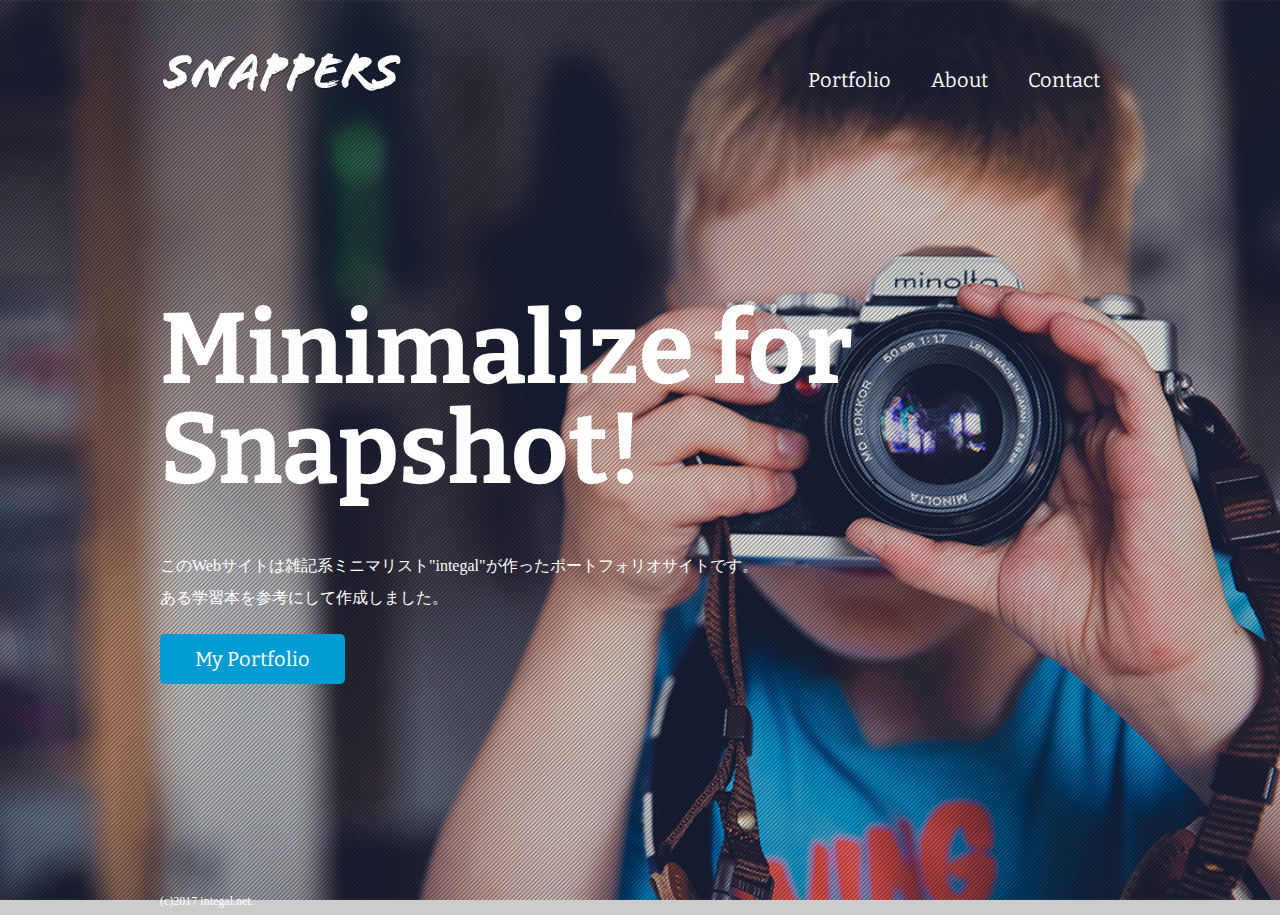
<file: snappers/index.html>
<!DOCTYPE html>
<html>
<head>
  <meta charset="UTF-8">
  <title>スナップ写真集「SNAPPERS」NonOriginal Website</title>
  <link href="css/style.css" rel="stylesheet">
  <link href="https://fonts.googleapis.com/css?family=Bitter:400,700" rel="stylesheet">
  <link href="favicon.ico" rel="shortcut icon">
</head>
<body id="index">
<!--  header始まり-->
  <header>
    <div class="logo">
      <a href="index.html">
        <img src="images/logo.png" alt="SNAPPERS">
      </a>
    </div>
      <nav>
        <ul class="global-nav">
          <li><a href="portfolio.html">Portfolio</a></li>
          <li><a href="about.html">About</a></li>
          <li><a href="contact.html">Contact</a></li>
        </ul>
      </nav>
  </header>
<!--  header終わり-->
  <div id="wrap">
  <div class="content">
    <h1>Minimalize for Snapshot!</h1>
    <p>このWebサイトは雑記系ミニマリスト"integal"が作ったポートフォリオサイトです。<br>ある学習本を参考にして作成しました。</p>
    <p class="btn"><a href="portfolio.html">My Portfolio</a></p>
  </div>
  </div>
<!--  footer始まり-->
  <footer>
    <small>(c)2017 integal.net.</small>
  </footer>
<!--  footer終わり-->
</body>
</html>
</file>
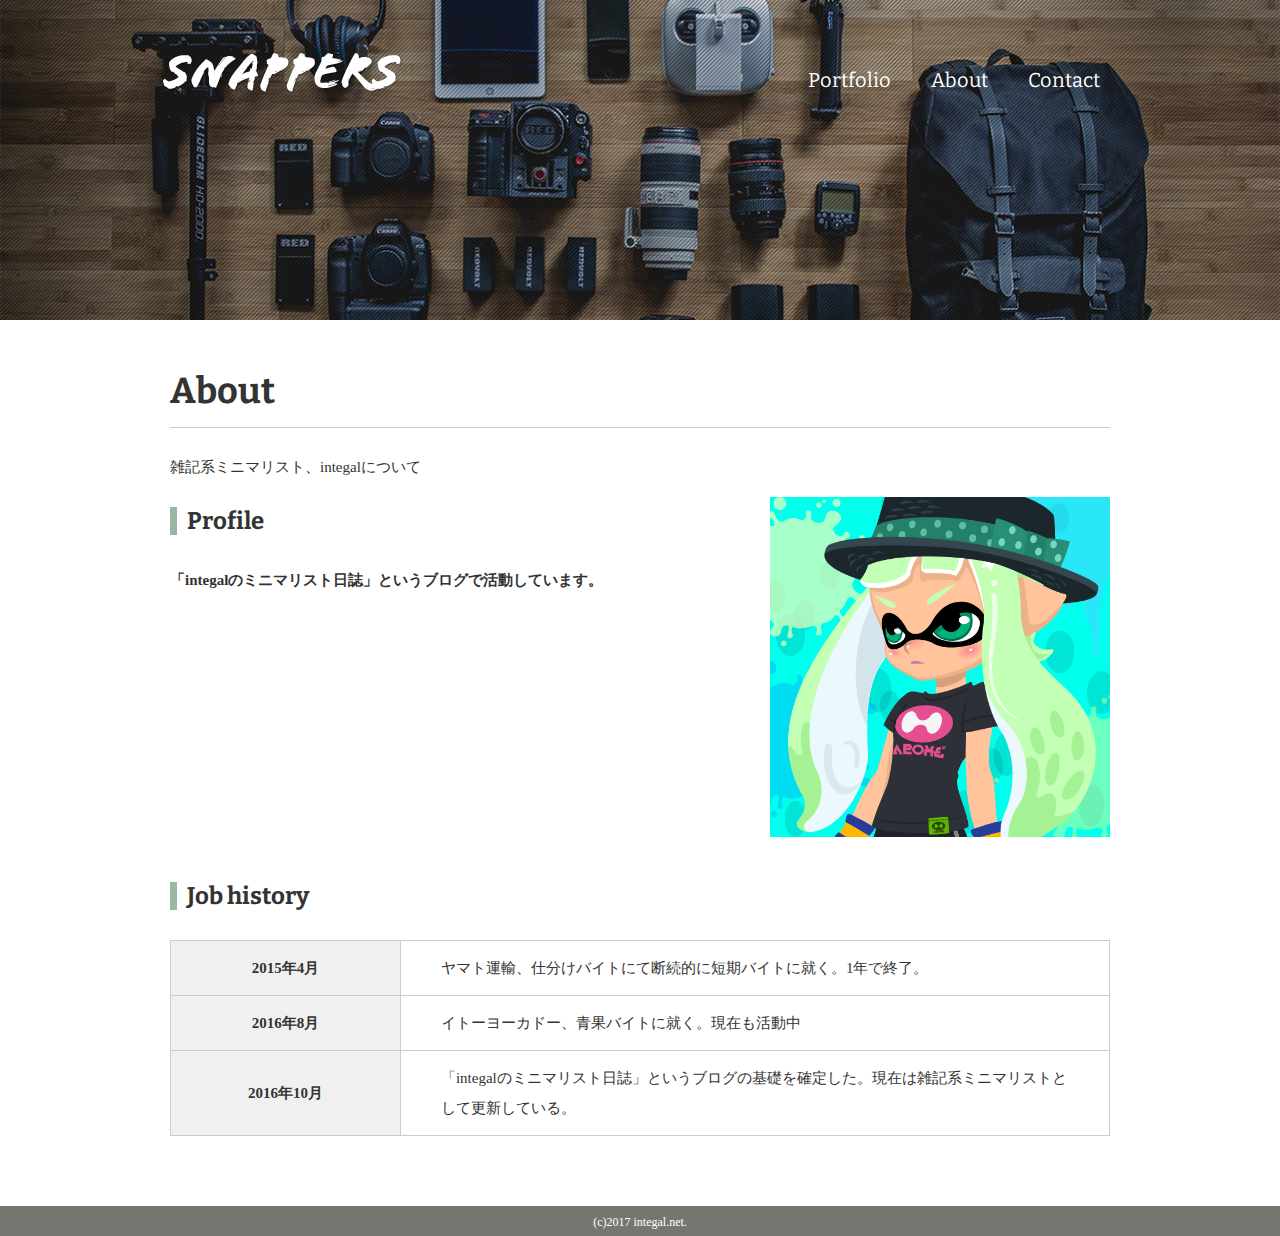
<file: snappers/about.html>
<!DOCTYPE html>
<html>
<head>
  <meta charset="UTF-8">
  <title>About:このサイトについて</title>
  <link href="css/style.css" rel="stylesheet">
  <link href="https://fonts.googleapis.com/css?family=Bitter:400,700" rel="stylesheet">
</head>
<body id="about">
<!--  header始まり-->
  <header>
    <div class="logo">
      <a href="index.html">
        <img src="images/logo.png" alt="SNAPPERS">
      </a>
    </div>
      <nav>
        <ul class="global-nav">
          <li><a href="portfolio.html">Portfolio</a></li>
          <li><a href="about.html">About</a></li>
          <li><a href="contact.html">Contact</a></li>
        </ul>
      </nav>
  </header>
<!--  header終わり-->
  <div id="wrap">
  <div class="content">
    <div class="main-center">
      <h1>About</h1>
      <p>雑記系ミニマリスト、integalについて</p>
      <section class="profile clearfix">
        <div class="profile-txt">
          <h2 class="icon">Profile</h2>
          <p><span>「integalのミニマリスト日誌」というブログで活動しています。</span>
          </p>
        </div>
        <img src="images/ika2.png" alt="プロフィール画像（仮）" class="profile-image" width="340" height="340">
      </section>
      <section class="career">
        <h2 class="icon">Job history</h2>
        <table>
          <tr>
            <th>2015年4月</th>
            <td>ヤマト運輸、仕分けバイトにて断続的に短期バイトに就く。1年で終了。</td>
          </tr>
          <tr>
            <th>2016年8月</th>
            <td>イトーヨーカドー、青果バイトに就く。現在も活動中</td>
          </tr>
          <tr>
            <th>2016年10月</th>
            <td>「integalのミニマリスト日誌」というブログの基礎を確定した。現在は雑記系ミニマリストとして更新している。</td>
          </tr>
        </table>
      </section>
    </div>
  </div>
  </div>
<!--  footer始まり-->
  <footer>
    <small>(c)2017 integal.net.</small>
  </footer>
<!--  footer終わり-->
</body>
</html>
</file>
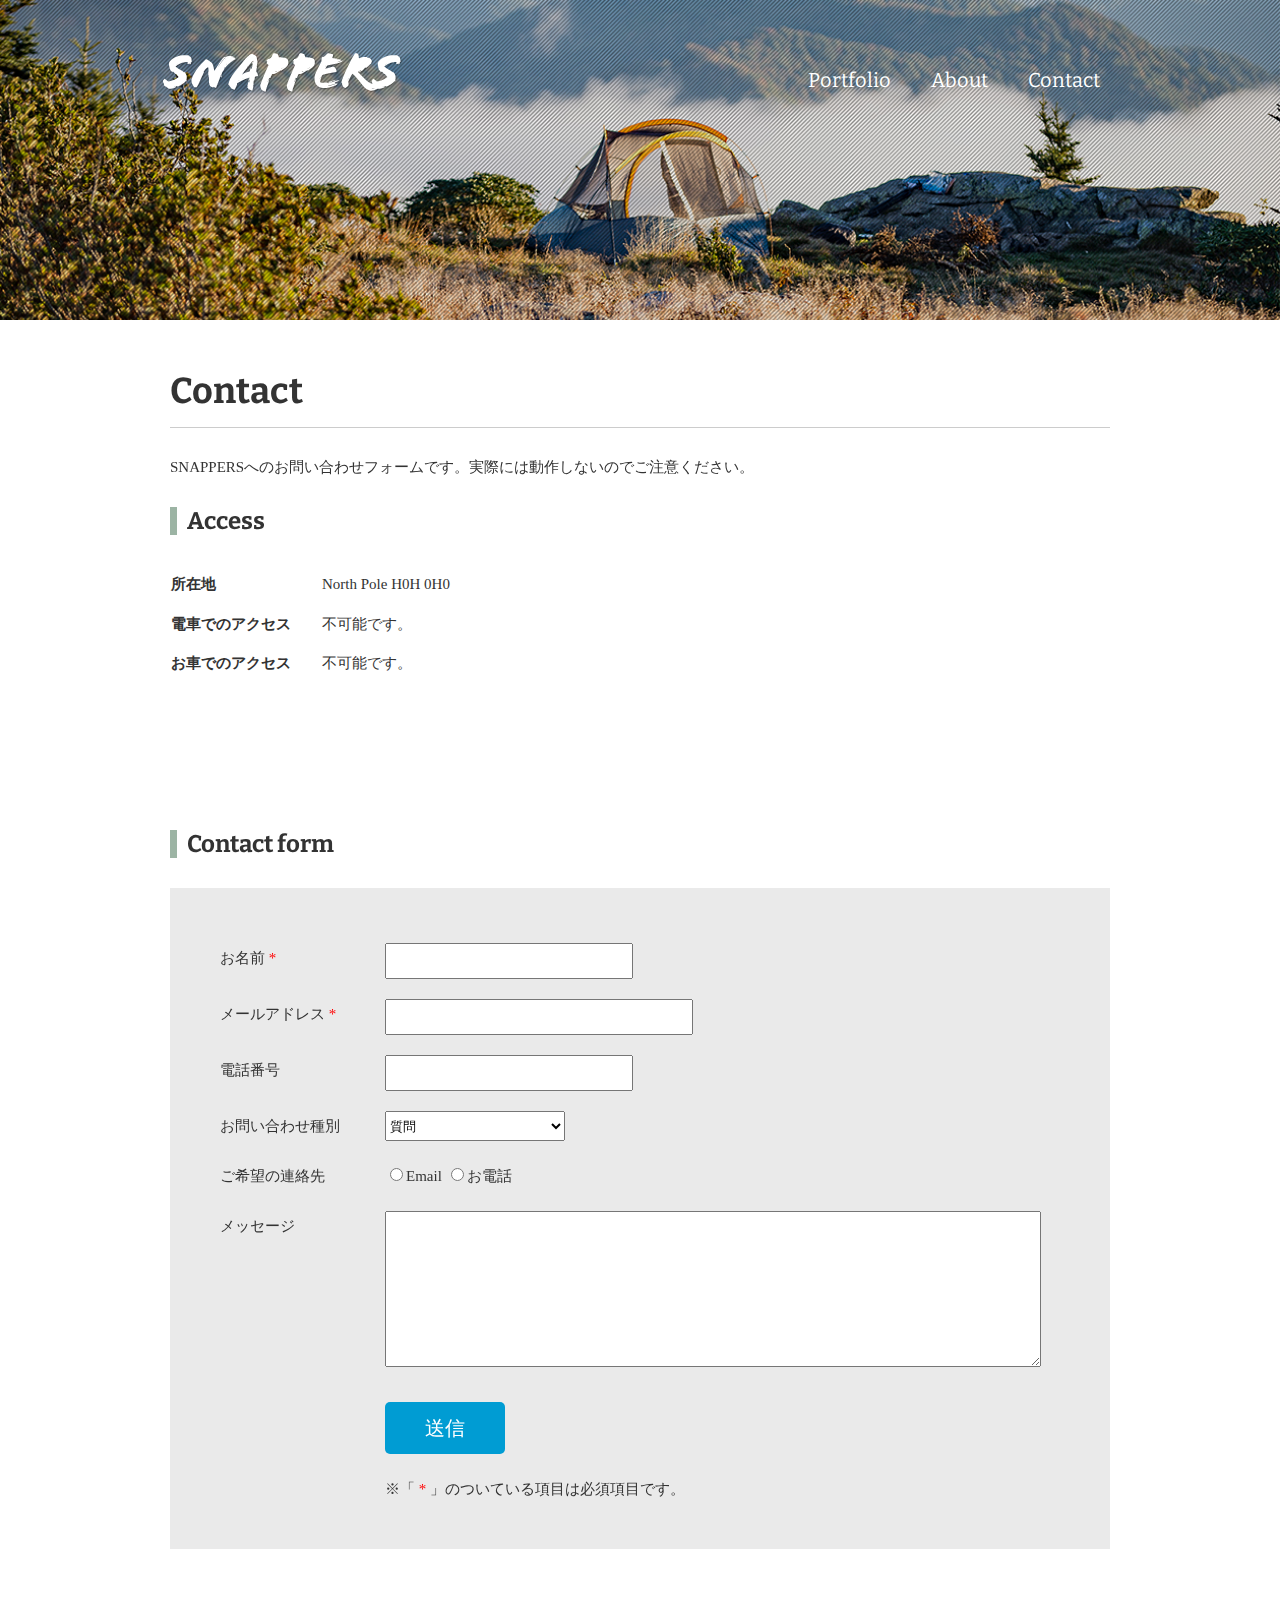
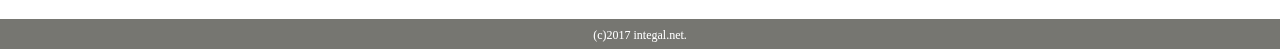
<file: snappers/contact.html>
<!DOCTYPE html>
<html>
<head>
  <meta charset="UTF-8">
  <title>Contact</title>
  <link href="css/style.css" rel="stylesheet">
  <link href="https://fonts.googleapis.com/css?family=Bitter:400,700" rel="stylesheet">
</head>
<body id="contact">
<!--  header始まり-->
  <header>
    <div class="logo">
      <a href="index.html">
        <img src="images/logo.png" alt="SNAPPERS">
      </a>
    </div>
      <nav>
        <ul class="global-nav">
          <li><a href="portfolio.html">Portfolio</a></li>
          <li><a href="about.html">About</a></li>
          <li><a href="contact.html">Contact</a></li>
        </ul>
      </nav>
  </header>
<!--  header終わり-->
  <div id="wrap">
  <div class="content">
    <div class="main-center">
      <h1>Contact</h1>
      <p>SNAPPERSへのお問い合わせフォームです。実際には動作しないのでご注意ください。</p>
      <section class="access clearfix">
        <h2 class="icon">Access</h2>
        <table>
          <tr>
            <th>所在地</th>
            <td>North Pole H0H 0H0</td>
          </tr>
          <tr>
            <th>電車でのアクセス</th>
            <td>不可能です。</td>
          </tr>
          <tr>
            <th>お車でのアクセス</th>
            <td>不可能です。</td>
          </tr>
        </table>
        <iframe src="https://www.google.com/maps/embed?pb=!1m18!1m12!1m3!1d65253915.54924347!2d-88.59366771815814!3d3.403054949462123!2m3!1f0!2f0!3f0!3m2!1i1024!2i768!4f13.1!3m3!1m2!1s0x4e753c9b20485bfd%3A0x4e5f0d379253c31!2z5YyX5qW1!5e0!3m2!1sja!2sjp!4v1509242923297" width="460" height="220" frameborder="0" style="border:0" allowfullscreen></iframe>
      </section>
      <section>
        <h2 class="icon">Contact form</h2>
        <div class="form">
          <form>
            <dl>
              <dt><span class="required">お名前</span></dt>
              <dd><input type="text" name="name" class="name" required></dd>
              <dt><span class="required">メールアドレス</span></dt>
              <dd><input type="email" name="email" class="email" required></dd>
              <dt>電話番号</dt>
              <dd><input type="tel" name="tel" class="tel"></dd>
              <dt>お問い合わせ種別</dt>
              <dd>
                <select name="type" class="type">
                  <option value="ask">質問</option>
                  <option value="Bug">バグ報告</option>
                  <option value="otherQuestion">その他のお問い合わせ</option>
                </select>
              </dd>
              <dt>ご希望の連絡先</dt>
              <dd>
                <input type="radio" name="contact" value="Email">Email
                <input type="radio" name="contact" value="tel">お電話
              </dd>
              <dt>メッセージ</dt>
              <dd><textarea name="message" class="message"></textarea></dd>
            </dl>
            <button type="submit" class="btn">送信</button>
          </form>
          <div class="attention">
            <p>※「<span class="required"></span>」のついている項目は必須項目です。</p>
          </div>
        </div>
      </section>
    </div>
  </div>
  </div>
<!--  footer始まり-->
  <footer>
    <small>(c)2017 integal.net.</small>
  </footer>
<!--  footer終わり-->
</body>
</html>
</file>
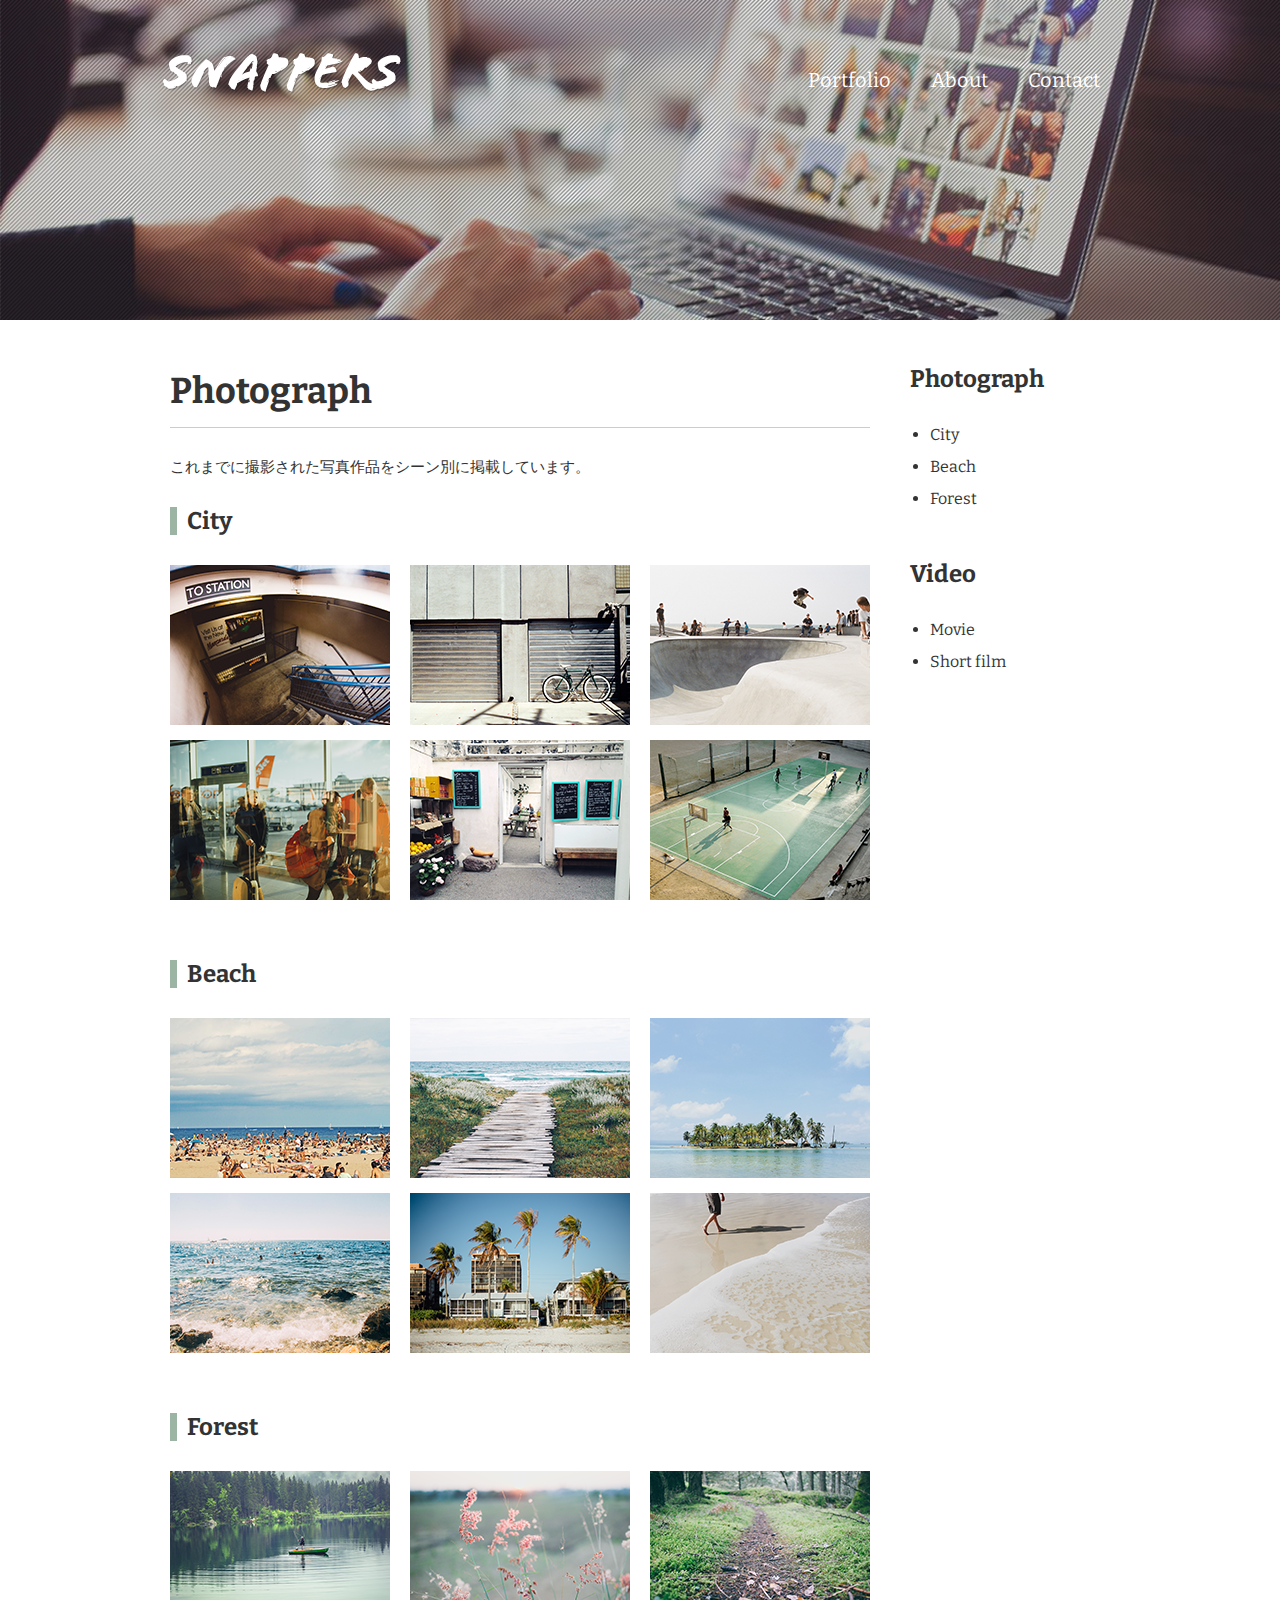
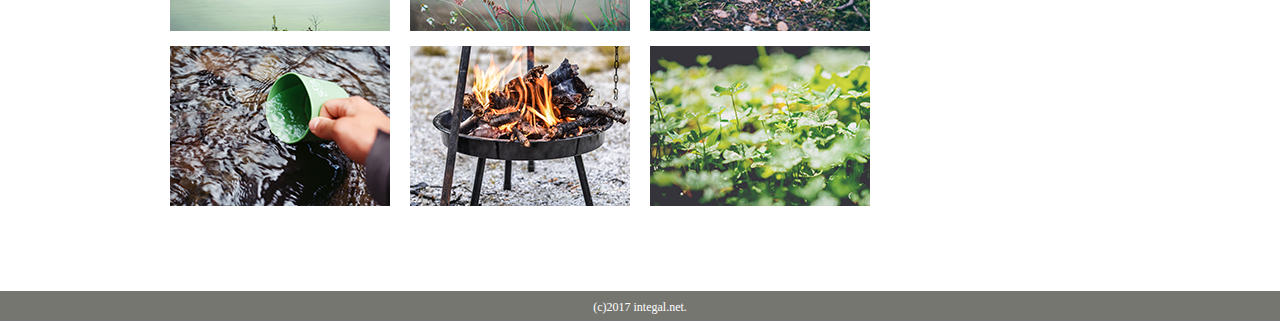
<file: snappers/photograph.html>
<!DOCTYPE html>
<html>
<head>
  <meta charset="UTF-8">
  <title>Photograph</title>
  <link href="css/style.css" rel="stylesheet">
  <link href="https://fonts.googleapis.com/css?family=Bitter:400,700" rel="stylesheet">
</head>
<body id="photograph">
<!--  header始まり-->
  <header>
    <div class="logo">
      <a href="index.html">
        <img src="images/logo.png" alt="SNAPPERS">
      </a>
    </div>
      <nav>
        <ul class="global-nav">
          <li><a href="portfolio.html">Portfolio</a></li>
          <li><a href="about.html">About</a></li>
          <li><a href="contact.html">Contact</a></li>
        </ul>
      </nav>
  </header>
<!--  header終わり-->
  <div id="wrap" class="clearfix">
  <div class="content">
    <div class="main">
      <h1>Photograph</h1>
      <p>これまでに撮影された写真作品をシーン別に掲載しています。</p>
      <section id="city" class="clearfix">
        <h2 class="icon">City</h2>
        <ul class="photograph-list">
          <li><img src="images/photograph-city-01.png" alt="Stair to Terminal"></li>
          <li><img src="images/photograph-city-02.png" alt="Bike and Shatter"></li>
          <li><img src="images/photograph-city-03.png" alt="SkertPark"></li>
          <li><img src="images/photograph-city-04.png" alt="AirPort"></li>
          <li><img src="images/photograph-city-05.png" alt="Allmity Shop"></li>
          <li><img src="images/photograph-city-06.png" alt="Streetfight"></li>
        </ul>
      </section>
      <section id="beach" class="clearfix">
        <h2 class="icon">Beach</h2>
        <ul class="photograph-list">
          <li><img src="images/photograph-beach-01.png" alt="Sea Park"></li>
          <li><img src="images/photograph-beach-02.png" alt="Load to Beach"></li>
          <li><img src="images/photograph-beach-03.png" alt="aside island"></li>
          <li><img src="images/photograph-beach-04.png" alt="Rock and Wave"></li>
          <li><img src="images/photograph-beach-05.png" alt="Yashi no Tree"></li>
          <li><img src="images/photograph-beach-06.png" alt="Wave Shot"></li>
        </ul>
      </section>
      <section id="forest" class="clearfix">
        <h2 class="icon">Forest</h2>
        <ul class="photograph-list">
          <li><img src="images/photograph-forest-01.png" alt="Ogawa"></li>
          <li><img src="images/photograph-forest-02.png" alt="Cute Flower"></li>
          <li><img src="images/photograph-forest-03.png" alt="forest circuit"></li>
          <li><img src="images/photograph-forest-04.png" alt="cup water"></li>
          <li><img src="images/photograph-forest-05.png" alt="taki Fire"></li>
          <li><img src="images/photograph-forest-06.png" alt="new clover"></li>
        </ul>
      </section>
    </div>
    <aside class="sidebar">
      <section>
        <h2>Photograph</h2>
        <ul>
          <li><a href="photograph.html#city">City</a></li>
          <li><a href="photograph.html#beach">Beach</a></li>
          <li><a href="photograph.html#forest">Forest</a></li>
        </ul>
      </section>
      <section>
        <h2>Video</h2>
        <ul>
          <li><a href="video.html#movie">Movie</a></li>
          <li><a href="video.html#short-film">Short film</a></li>
        </ul>
      </section>
    </aside>
  </div>
  </div>
<!--  footer始まり-->
  <footer>
    <small>(c)2017 integal.net.</small>
  </footer>
<!--  footer終わり-->
</body>
</html>
</file>
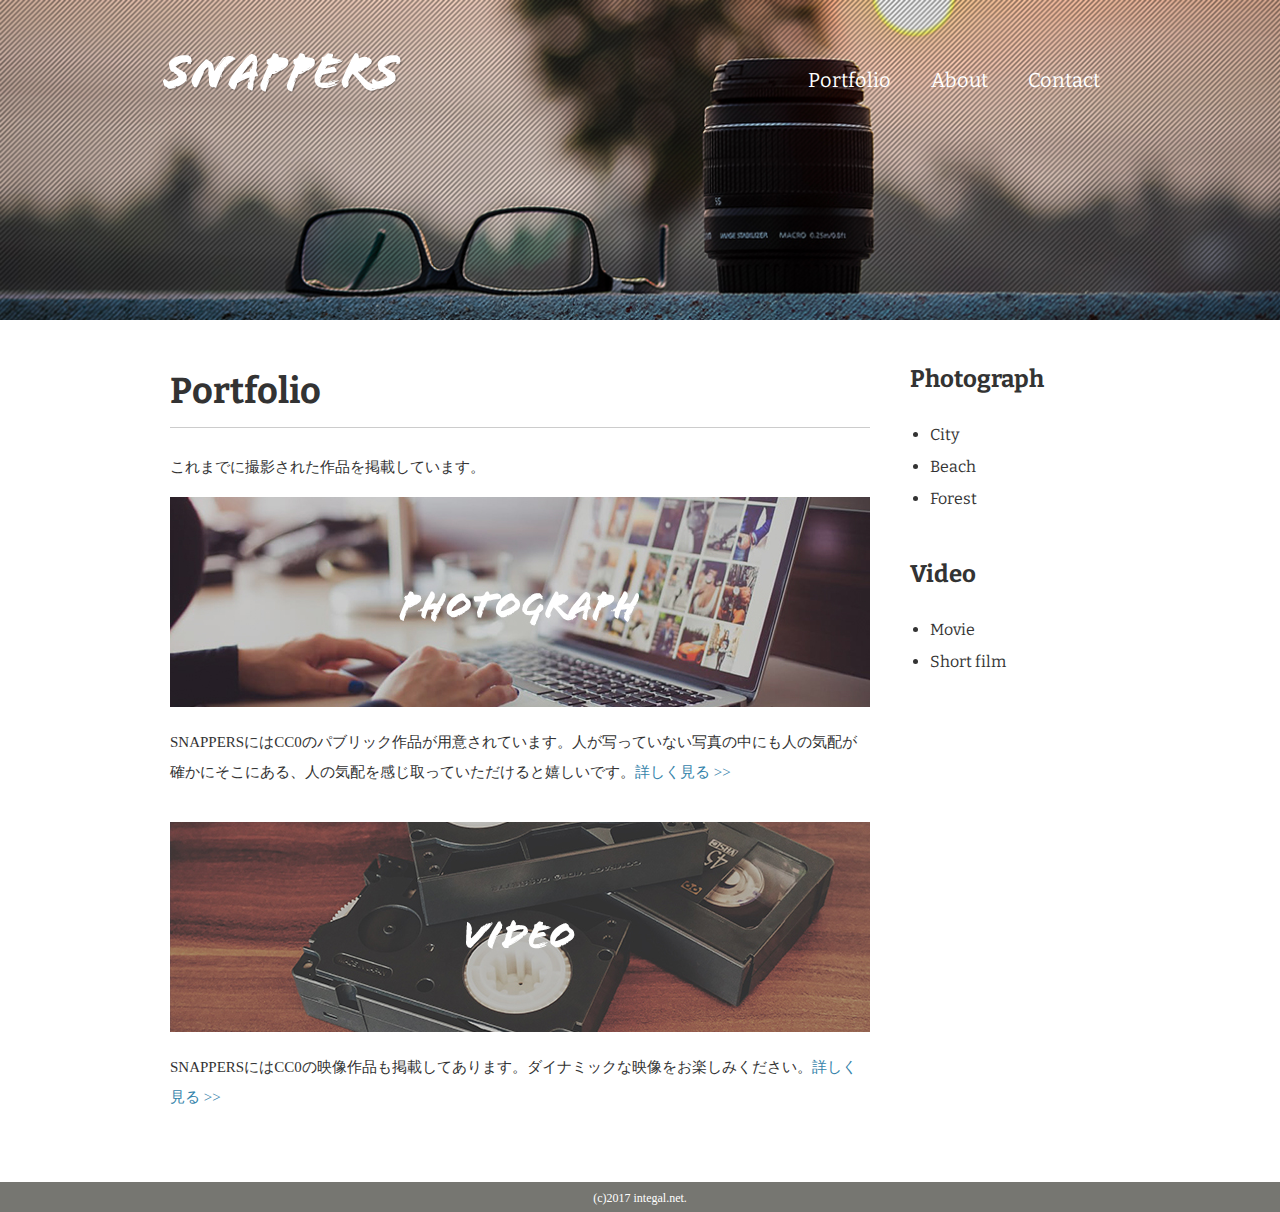
<file: snappers/portfolio.html>
<!DOCTYPE html>
<html>
<head>
  <meta charset="UTF-8">
  <meta name="viewport" content="width=device-width,initial-scale=1">
  <title>Portfolio</title>
  <link href="css/style.css" rel="stylesheet">
  <link href="https://fonts.googleapis.com/css?family=Bitter:400,700" rel="stylesheet">
</head>
<body id="portfolio">
<!--  header始まり-->
  <header>
    <div class="logo">
      <a href="index.html">
        <img src="images/logo.png" alt="SNAPPERS">
      </a>
    </div>
      <nav>
        <ul class="global-nav">
          <li><a href="portfolio.html">Portfolio</a></li>
          <li><a href="about.html">About</a></li>
          <li><a href="contact.html">Contact</a></li>
        </ul>
      </nav>
  </header>
<!--  header終わり-->
  <div id="wrap" class="clearfix">
  <div class="content">
    <div class="main">
      <h1>Portfolio</h1>
      <p>これまでに撮影された作品を掲載しています。</p>
      <section>
        <h2><a href="photograph.html"><img src="images/portfolio-photo.jpg" alt="PHOTOGRAPH"></a></h2>
        <p>SNAPPERSにはCC0のパブリック作品が用意されています。人が写っていない写真の中にも人の気配が確かにそこにある、人の気配を感じ取っていただけると嬉しいです。<a href="portfolio.html">詳しく見る >></a></p>
      </section>
      <section>
        <h2><a href="video.html"><img src="images/portfolio-video.jpg" alt="VIDEO"></a></h2>
        <p>SNAPPERSにはCC0の映像作品も掲載してあります。ダイナミックな映像をお楽しみください。<a href="video.html">詳しく見る >></a></p>
      </section>
    </div>
    <aside class="sidebar">
      <section>
        <h2>Photograph</h2>
        <ul>
          <li><a href="photograph.html#city">City</a></li>
          <li><a href="photograph.html#beach">Beach</a></li>
          <li><a href="photograph.html#forest">Forest</a></li>
        </ul>
      </section>
      <section>
        <h2>Video</h2>
        <ul>
          <li><a href="video.html#movie">Movie</a></li>
          <li><a href="video.html#short-film">Short film</a></li>
        </ul>
      </section>
    </aside>
  </div>
  </div>
<!--  footer始まり-->
  <footer>
    <small>(c)2017 integal.net.</small>
  </footer>
<!--  footer終わり-->
</body>
</html>
</file>
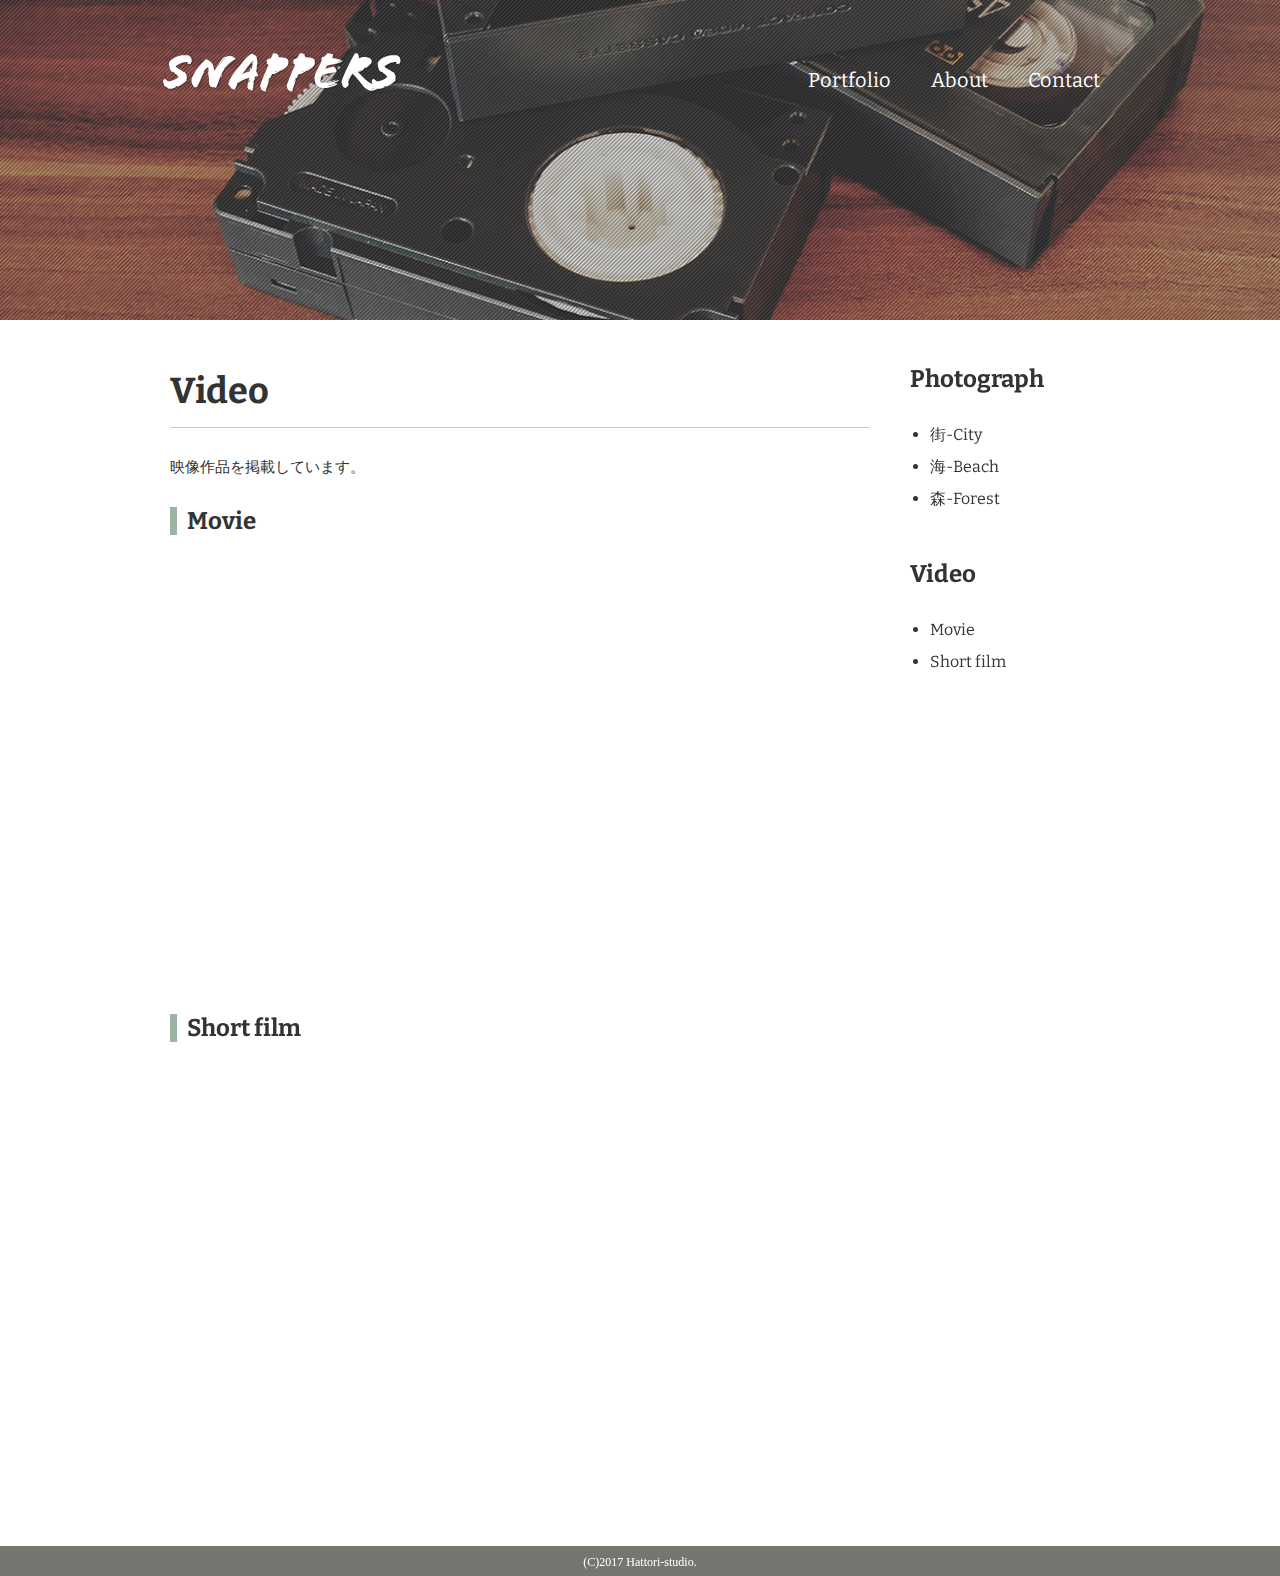
<file: snappers/video.html>
<!DOCTYPE html>
<html>
<head>
<meta charset="UTF-8">
<title>Video</title>
<link href="https://fonts.googleapis.com/css?family=Bitter" rel="stylesheet">
<link href="css/style.css" rel="stylesheet">
</head>
<body id="video">
  
  <!-- header始まり -->
  <header>
    <div class="logo">
      <a href="index.html"><img src="images/logo.png" alt="SNAPPERS"></a>
    </div>
    <nav>
      <ul class="global-nav">
        <li><a href="portfolio.html">Portfolio</a></li>
        <li><a href="about.html">About</a></li>
        <li><a href="contact.html">Contact</a></li>
      </ul>
    </nav>
  </header>
  <!-- header終わり -->
  
  <!-- wrap始まり -->
  <div id="wrap" class="clearfix">
    <div class="content">
      <div class="main">
        <h1>Video</h1>
        <p>映像作品を掲載しています。</p>
        <section id="movie">
          <h2 class="icon">Movie</h2>
          <iframe width="700" height="394" src="https://www.youtube.com/embed/MZ2oh44Tz0U" frameborder="0" gesture="media" allow="encrypted-media" allowfullscreen></iframe>
        </section>
				<section id="short-film">
          <h2 class="icon">Short film</h2>
          <iframe width="700" height="394" src="https://www.youtube.com/embed/-vS_s5fhAHY" frameborder="0" gesture="media" allow="encrypted-media" allowfullscreen></iframe>
        </section>
      </div>
      <aside class="sidebar">
        <section>
          <h2>Photograph</h2>
          <ul>
            <li><a href="photograph.html#city">街-City</a></li>
            <li><a href="photograph.html#beach">海-Beach</a></li>
            <li><a href="photograph.html#forest">森-Forest</a></li>
          </ul>
        </section>
        <section>
          <h2>Video</h2>
          <ul>
            <li><a href="video.html#movie">Movie</a></li>
            <li><a href="video.html#short">Short film</a></li>
          </ul>
        </section>
      </aside>
    </div>
  </div>
  <!-- wrap終わり -->
  
  <!-- footer始まり -->
  <footer>
    <small>(C)2017 Hattori-studio.</small>
  </footer>
  <!-- footer終わり -->
  
</body>
</html>
</file>
<file: snappers/css/style.css>
@charset "utf-8";

body{
  margin: 0;
  padding 0;
  background-color: #cccccc;
  color: #333333;
  font-size: 15px;
  line-height: 2;
}

header{
  width: 960px;
  height: 100px;
  margin: 0 auto;
}

p,h1,h2,h3,h4,h5,h6{
  margin-top: 0;
}

img{
  vertical-align: bottom;
}

ul{
  margin: 9;
  padding: 0;
}

a{
  color: #3583aa;
  text-decoration: none;
}

a:visited {
  color: #788d98;
}

a:hover {
  text-decoration: underline;
}

.logo{
  float: left;
  margin-top: 50px;
}

.global-nav{
  float: right;
  margin-top: 60px;
}

.global-nav li {
  float: left;
  margin: 0 20px;
  font-size: 20px;
  list-style: none;
  font-family: 'Bitter', serif;
}

.global-nav li a{
  color: #ffffff;
}

.global-nav li a:hover {
  border-bottom: 2px solid #ffffff;
  padding-bottom: 3px;
  text-decoration: none;
}

#wrap {
  clear: both;
  background-color: #ffffff;
  margin-top: 220px;
  padding: 35px 0;
}

.content {
  width: 960px;
  margin: 0 auto;
}

footer {
  text-align: center;
  color: #ffffff;
  padding 20px 0;
  background-color: #767671;
}

footer small {
  font-size: 12px;
}

#index h1 {
  font-size: 100px;
  line-height: 1;
  color: #ffffff;
  font-family: 'Bitter', serif;
  margin-bottom: 50px;
  border: none;
}

#index .content{
  margin-top: 150px;
}

#index p{
  font-size: 16px;
  color: #ffffff;
}

.btn a{
  background-color: #009cd3;
  color: #ffffff;
  font-size: 20px;
  font-family: 'Bitter',serif;
  width: 185px;
  display: block;
  text-align: center;
  line-height: 50px;
  margin-top: 20px;
  border-radius: 5px;
  border: 3px; solid #009cd3;
}

.btn a:hover {
  text-decoration: none;
  background-color: #ffffff;
  color: #009cd3;
}

#index footer{
  width: 960px;
  margin: 150px auto 0 auto;
  text-align: left;
  background-color: transparent;
}

#index {
  background-image: url(../images/bg-index.jpg);
  background-repeat: no-repeat;
  background-position: center center;
  background-attachment: fixed;
  background-size: cover;
}

#about {
  background-image: url(../images/bg-about.jpg);
  background-repeat: no-repeat;
  background-position: center top;
  background-attachment: fixed;
  background-size: 100% auto;
}

.main-center{
  width: 940px;
  margin: 0 auto;
}

h1{
  font-family: 'Bitter', serif;
  font-size: 36px;
  border-bottom: 1px solid #cccccc;
}

h2{
  font-family: 'Bitter',serif;
  font-size: 24px;
}

.icon:before {
  content: "";
  padding-right: 10px;
  border-left: 7px solid #9cb4a4;
}

#about .profile-txt {
  width: 540px;
  float: left;
}

#about .profile-txt span {
  font-weight: bold;
}

#about .profile-image {
  float: right;
}

.clearfix:after {
  content: "";
  display: block;
  clear: both;
}

section {
  margin-bottom: 35px;
}

#about .career th {
  width: 240px;
  background-color: #f0f0f0;
  padding: 12px 0;
  border: 1px solid #cccccc;
}

#about .career td {
  width: 660px;
  padding: 12px 40px;
  border: 1px solid #cccccc;
}

table {
  border-spacing: 0;
  border-collapse: collapse;
}

#index #wrap {
  background-color: transparent;
  margin-top: 0;
  padding 0;
}

#portfolio {
  background-image: url(../images/bg-portfolio.jpg);
  background-repeat: no-repeat;
  background-position: center top;
  background-attachment: fixed;
  background-size: 100% auto;
}

.main {
  width: 700px;
  margin: 0 10px;
  float: left;
}

.sidebar {
  width: 200px;
  margin: 0 10px 0 30px;
  float: right;
  font-family: 'Bitter',serif;
}

a img:hover {
  opacity: 0.8;
}

.sidebar h2{
  margin-bottom: 10px;
}

.sidebar ul {
  font-size: 16px;
  margin-left: 20px;
}

.sidebar ul a {
  color: #333333;
}

#photograph {
  background-image: url(../images/bg-photograph.jpg);
  background-repeat: no-repeat;
  background-position: center top;
  background-attachment: fixed;
  background-size: 100% auto;
}

#photograph .photograph-list li {
  float: left;
  list-style: none;
  margin: 0 20px 15px 0;
}

#photograph .photograph-list li:nth-child(3n){
  margin-right: 0;
}

#video {
  background-image: url(../images/bg-video.jpg);
  background-repeat: no-repeat;
  background-position: center top;
  background-attachment: fixed;
  background-size: 100% auto;
}

#contact {
  background-image: url(../images/bg-contact.jpg);
  background-repeat: no-repeat;
  background-position: center top;
  background-attachment: fixed;
  background-size: 100% auto;
}

#contact .access table{
  float: left;
}

#contact .access th,
#contact .access td {
  text-align: left;
  vertical-align: top;
  line-height: 2.5;
}

#contact .access td {
  padding-left: 30px;
}

#contact .access iframe {
  width: 460px;
  float: right;
}

#contact .form {
  background-color: #eaeaea;
  padding: 30px 50px;
}

#contact .form dl dt {
  width: 165px;
  padding: 10px 0;
  float: left;
  clear: both;
}

#contact .form dl dd {
  padding: 10px 0;
}

#contact .form .name {
  width: 240px;
  height: 30px;
}

#contact .form .email {
  width: 300px;
  height: 30px;
}

#contact .form .tel {
  width: 240px;
  height: 30px;
}

#contact .form .type {
  width: 180px;
  height: 30px;
}

#contact .form .message {
  width: 650px;
  height: 150px;
}

#contact .form button{
  background-color: #009cd3;
  color: #ffffff;
  font-size: 20px;
  font-family: 'Bitter',serif;
  width: 120px;
  display: block;
  text-align: center;
  line-height: 50px;
  border-radius: 5px;
  border: 3px; solid #009cd3;
  margin-left: 165px;
}

#contact .form button:hover {
  background-color: #ffffff;
  color: #009cd3;
  cursor: pointer;
}

#contact .form .required:after {
  content: " * ";
  color: #ff0000;  
}

#contact .form .attention {
  margin: 20px 0 0 165px;
}

@media screen and (max-width:600px) {
/* for smartphone*/
  
  body {
    font-size: 3.5vw;
  }
  
  h1 {
    font-size: 7.2vw;
  }
  
  h2 {
    font-size: 6vw;
  }
  
  header {
    width: auto;
    margin: 0 5%;
  }
  
  .logo {
    float: none;
    margin-top: 60px;
    text-align: center;
  }
  
  .global-nav {
    float: none;
    margin-top: 40px;
    text-align: center;
  }
  
  .global-nav li {
    display: inline;
    float: none;
    margin: 0 8px;
  }
  
  #wrap {
    margin-top: 40px;
    padding: 35px 0 0;
  }
  
  .content {
    width: 100%;
  }
  
  .main {
    float: none;
    width: auto;
    margin: 0 5%;
  }
  
  h2 img {
    max-width: 100%;
  }
  
  #portfolio {
    background-image: url(../images/bg-portfolio-sp.jpg);
  }
  
  .sidebar {
    width: auto;
    float: none;
    margin: 0;
    padding: 30px 10% 10px;
    background-color: #f7f6f4;
  }
}
</file>
